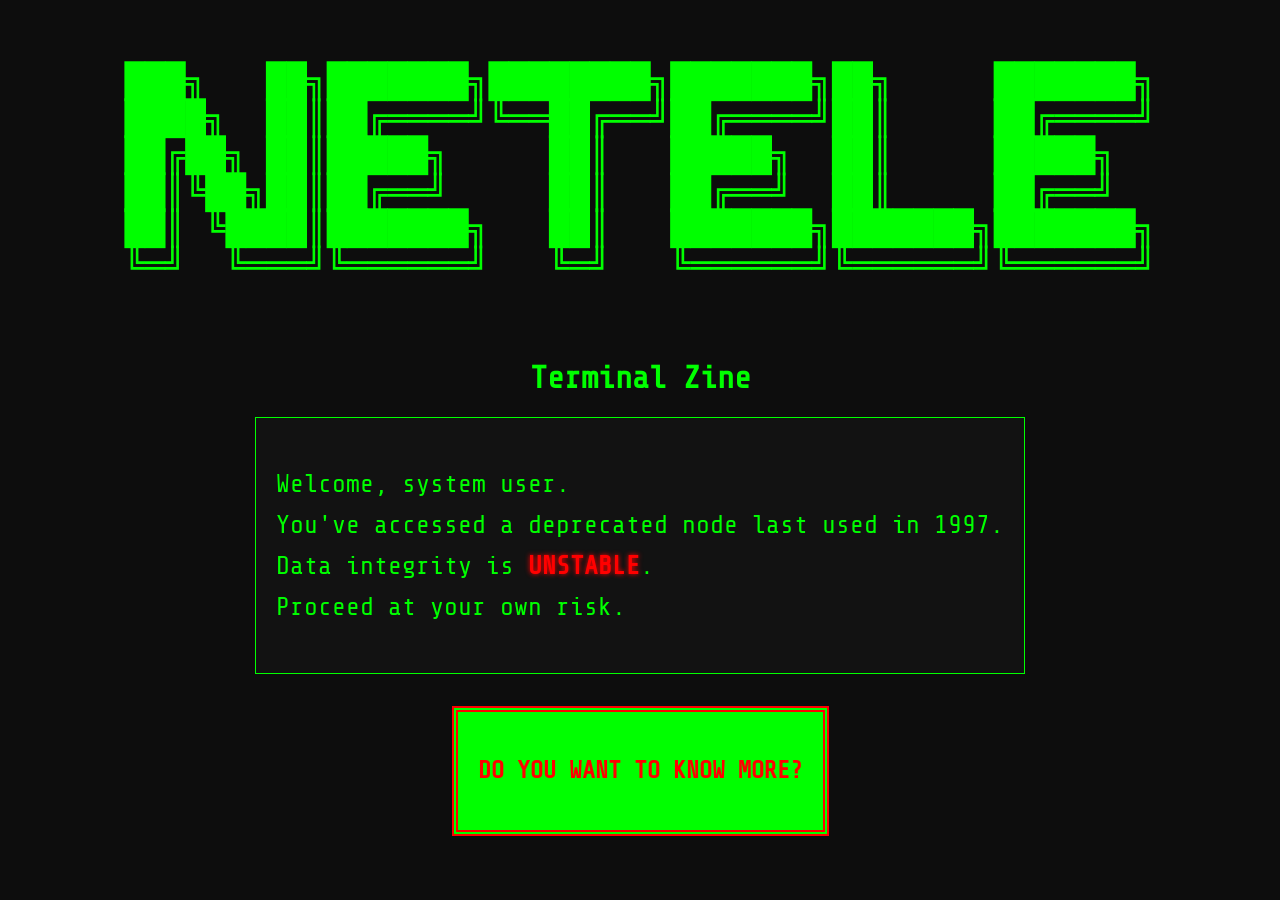
<file: index.html>
<!DOCTYPE html>
<html lang="en">
<head>
  <meta charset="UTF-8" />
  <meta name="viewport" content="width=device-width, initial-scale=1.0" />
  <title>Terminal Zine</title>
  <link href="https://fonts.googleapis.com/css2?family=Share+Tech+Mono&display=swap" rel="stylesheet">
  <link rel="stylesheet" href="void.css" />
</head>
<body class="landing-page">
  <div class="center-wrapper">
  <pre class="logo">
███╗   ██╗███████╗████████╗███████╗██╗     ███████╗
████╗  ██║██╔════╝╚══██╔══╝██╔════╝██║     ██╔════╝
██╔██╗ ██║█████╗     ██║   █████╗  ██║     █████╗  
██║╚██╗██║██╔══╝     ██║   ██╔══╝  ██║     ██╔══╝  
██║ ╚████║███████╗   ██║   ███████╗███████╗███████╗
╚═╝  ╚═══╝╚══════╝   ╚═╝   ╚══════╝╚══════╝╚══════╝
  </pre>
  <h1>Terminal Zine</h1>
  <section class="intro">
  <p>
    Welcome, system user.<br>
    You've accessed a deprecated node last used in 1997.<br>
    Data integrity is <span class="corrupt">UNSTABLE</span>.<br>
    Proceed at your own risk.
  </p>
  </section>
  <section class="entrance">
    <sectiion class="enter-link">
    <h2><a href="toc.html">DO YOU WANT TO KNOW MORE?</a></h2>
  </section>
</section>
</body>
</html>
</file>
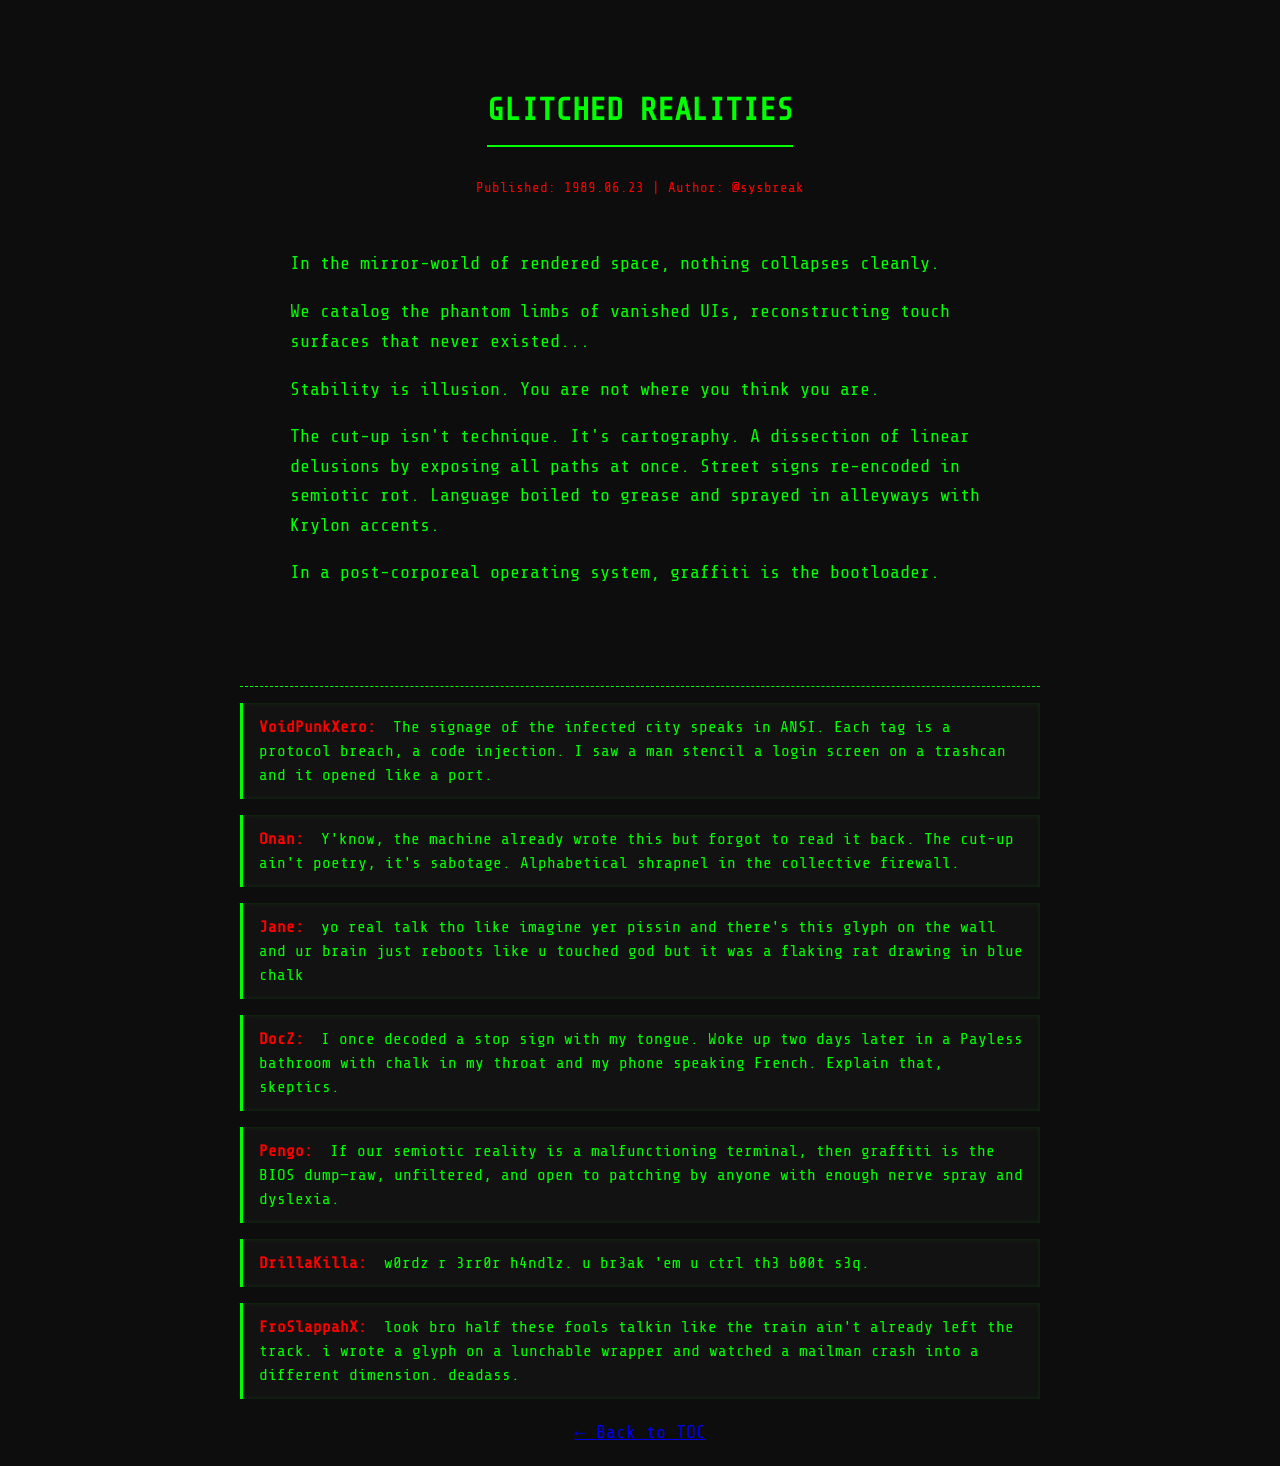
<file: article-01.html>
<!DOCTYPE html>
<html lang="en">
<head>
  <meta charset="UTF-8" />
  <meta name="viewport" content="width=device-width, initial-scale=1.0" />
  <title>Glitched Realities — Terminal Zine</title>
  <link href="https://fonts.googleapis.com/css2?family=Share+Tech+Mono&display=swap" rel="stylesheet">
  <link rel="stylesheet" href="void.css" />
</head>
<body class="article-page">
  <div class="center-wrapper">
    <h1>GLITCHED REALITIES</h1>
    <p class="article-meta">Published: 1989.06.23 | Author: @sysbreak</p>

    <div class="article-body">
      <p>In the mirror-world of rendered space, nothing collapses cleanly.</p>
      <p>We catalog the phantom limbs of vanished UIs, reconstructing touch surfaces that never existed...</p>
      <p>Stability is illusion. You are not where you think you are.</p>
      <p>The cut-up isn't technique. It's cartography. A dissection of linear delusions by exposing all paths at once. Street signs re-encoded in semiotic rot. Language boiled to grease and sprayed in alleyways with Krylon accents.</p>
      <p>In a post-corporeal operating system, graffiti is the bootloader.</p>
    </div>

    <div class="comment-thread">
      <div class="comment"><strong>VoidPunkXero:</strong> The signage of the infected city speaks in ANSI. Each tag is a protocol breach, a code injection. I saw a man stencil a login screen on a trashcan and it opened like a port.</div>
      <div class="comment"><strong>Onan:</strong> Y'know, the machine already wrote this but forgot to read it back. The cut-up ain't poetry, it's sabotage. Alphabetical shrapnel in the collective firewall.</div>
      <div class="comment"><strong>Jane:</strong> yo real talk tho like imagine yer pissin and there's this glyph on the wall and ur brain just reboots like u touched god but it was a flaking rat drawing in blue chalk</div>
      <div class="comment"><strong>DocZ:</strong> I once decoded a stop sign with my tongue. Woke up two days later in a Payless bathroom with chalk in my throat and my phone speaking French. Explain that, skeptics.</div>
      <div class="comment"><strong>Pengo:</strong> If our semiotic reality is a malfunctioning terminal, then graffiti is the BIOS dump—raw, unfiltered, and open to patching by anyone with enough nerve spray and dyslexia.</div>
      <div class="comment"><strong>DrillaKilla:</strong> w0rdz r 3rr0r h4ndlz. u br3ak 'em u ctrl th3 b00t s3q.</div>
      <div class="comment"><strong>FroSlappahX:</strong> look bro half these fools talkin like the train ain't already left the track. i wrote a glyph on a lunchable wrapper and watched a mailman crash into a different dimension. deadass.</div>
    </div>

    <p><a href="toc.html">&larr; Back to TOC</a></p>
  </div>
</body>
</html>
</file>
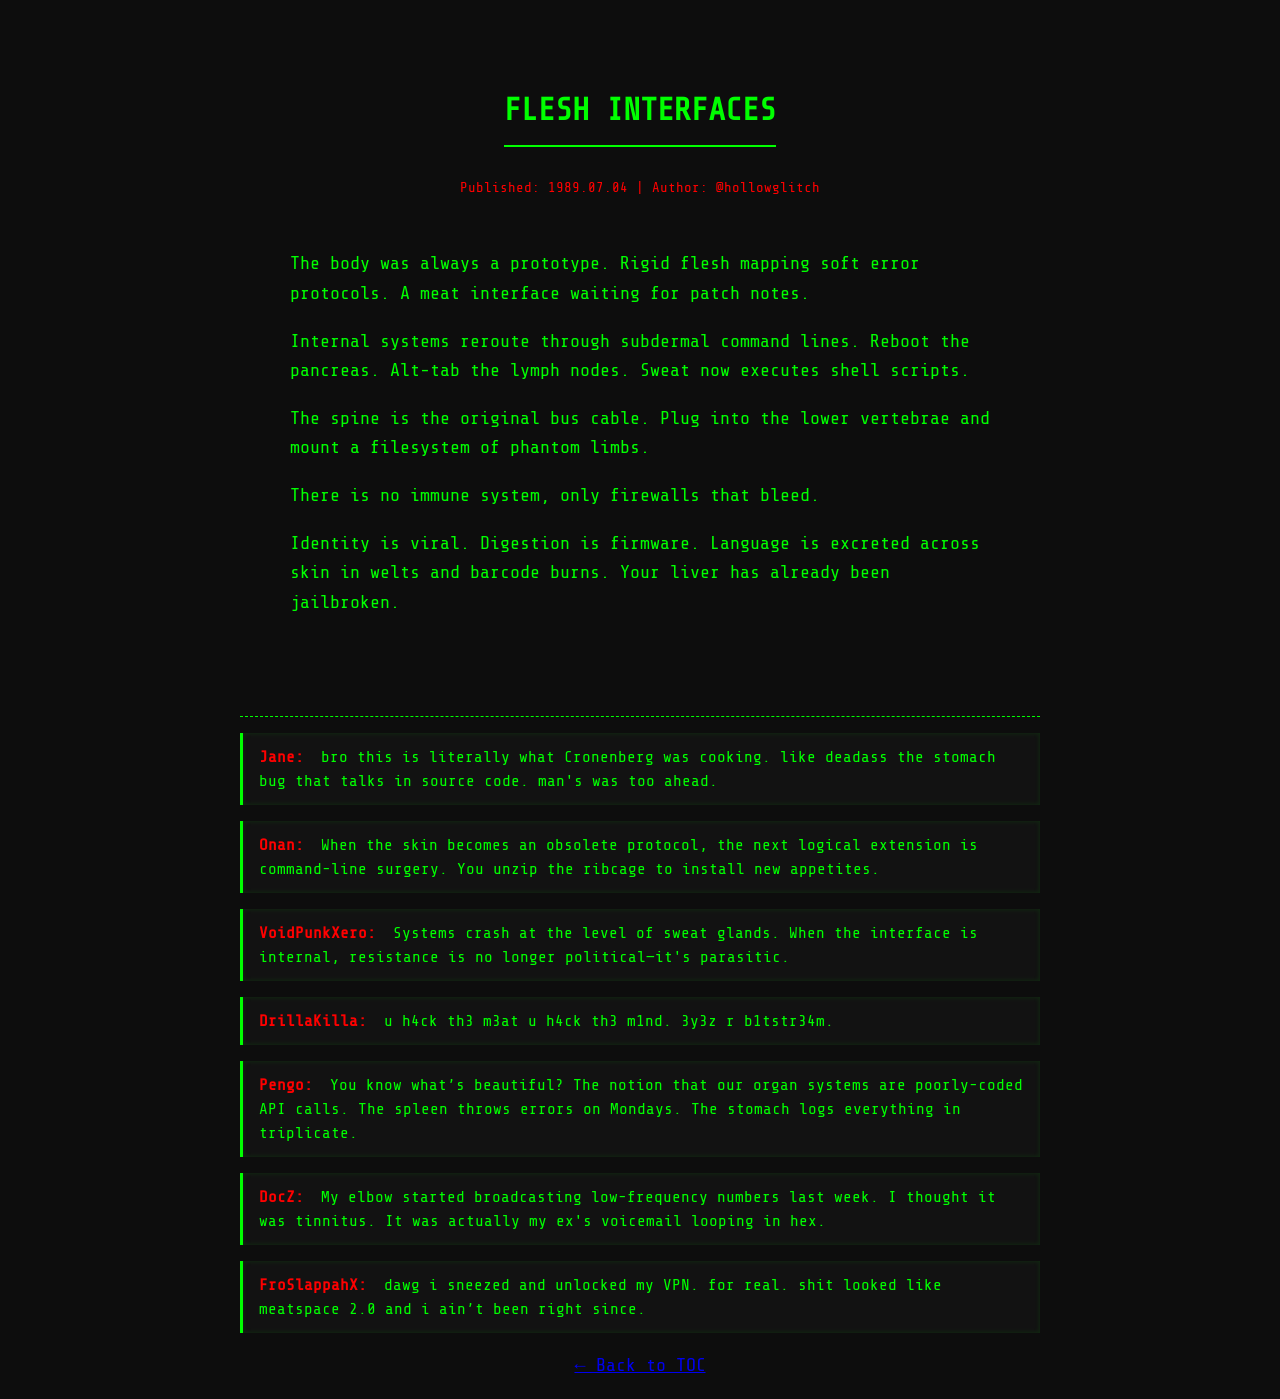
<file: article-02.html>
<!DOCTYPE html>
<html lang="en">
<head>
  <meta charset="UTF-8" />
  <meta name="viewport" content="width=device-width, initial-scale=1.0" />
  <title>Flesh Interfaces — Terminal Zine</title>
  <link href="https://fonts.googleapis.com/css2?family=Share+Tech+Mono&display=swap" rel="stylesheet">
  <link rel="stylesheet" href="void.css" />
</head>
<body class="article-page">
  <div class="center-wrapper">
    <h1>FLESH INTERFACES</h1>
    <p class="article-meta">Published: 1989.07.04 | Author: @hollowglitch</p>

    <div class="article-body">
      <p>The body was always a prototype. Rigid flesh mapping soft error protocols. A meat interface waiting for patch notes.</p>
      <p>Internal systems reroute through subdermal command lines. Reboot the pancreas. Alt-tab the lymph nodes. Sweat now executes shell scripts.</p>
      <p>The spine is the original bus cable. Plug into the lower vertebrae and mount a filesystem of phantom limbs.</p>
      <p>There is no immune system, only firewalls that bleed.</p>
      <p>Identity is viral. Digestion is firmware. Language is excreted across skin in welts and barcode burns. Your liver has already been jailbroken.</p>
    </div>

    <div class="comment-thread">
      <div class="comment"><strong>Jane:</strong> bro this is literally what Cronenberg was cooking. like deadass the stomach bug that talks in source code. man's was too ahead.</div>
      <div class="comment"><strong>Onan:</strong> When the skin becomes an obsolete protocol, the next logical extension is command-line surgery. You unzip the ribcage to install new appetites.</div>
      <div class="comment"><strong>VoidPunkXero:</strong> Systems crash at the level of sweat glands. When the interface is internal, resistance is no longer political—it's parasitic.</div>
      <div class="comment"><strong>DrillaKilla:</strong> u h4ck th3 m3at u h4ck th3 m1nd. 3y3z r b1tstr34m.</div>
      <div class="comment"><strong>Pengo:</strong> You know what’s beautiful? The notion that our organ systems are poorly-coded API calls. The spleen throws errors on Mondays. The stomach logs everything in triplicate.</div>
      <div class="comment"><strong>DocZ:</strong> My elbow started broadcasting low-frequency numbers last week. I thought it was tinnitus. It was actually my ex's voicemail looping in hex.</div>
      <div class="comment"><strong>FroSlappahX:</strong> dawg i sneezed and unlocked my VPN. for real. shit looked like meatspace 2.0 and i ain’t been right since.</div>
    </div>

    <p><a href="toc.html">&larr; Back to TOC</a></p>
  </div>
</body>
</html>
</file>
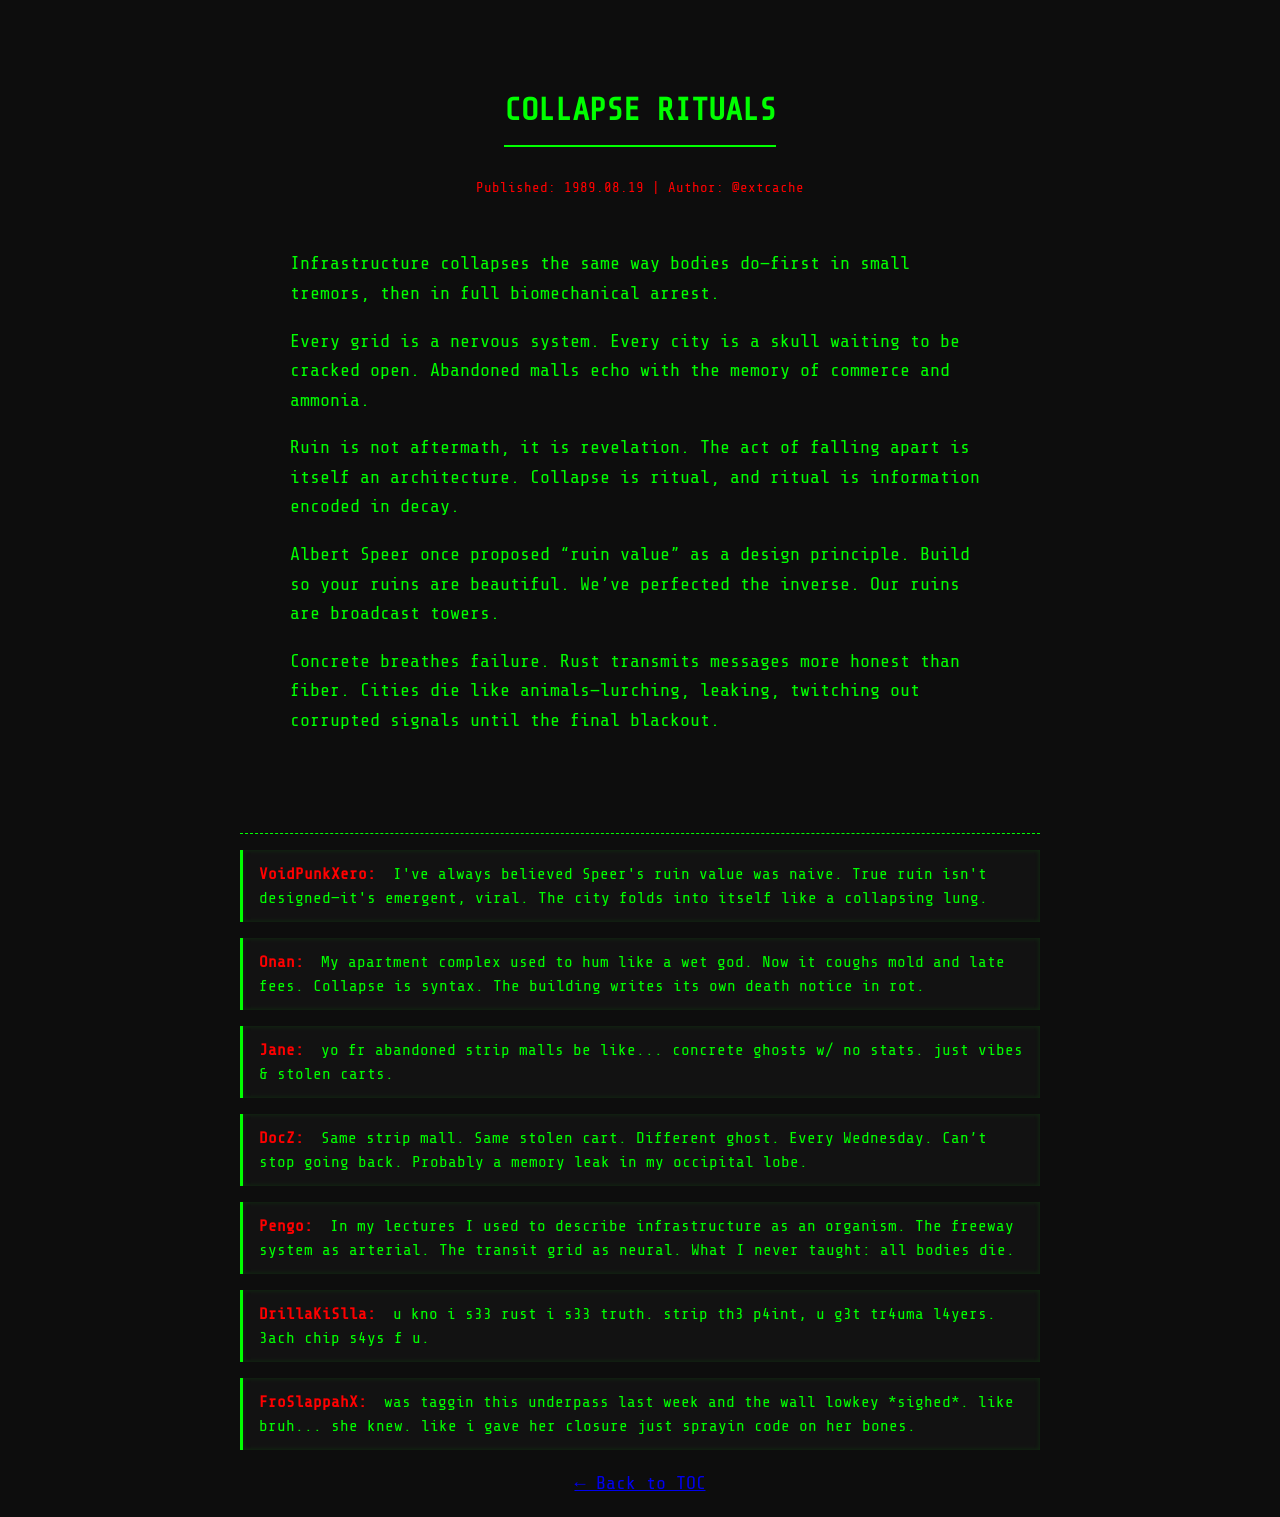
<file: article-03.html>
<!DOCTYPE html>
<html lang="en">
<head>
  <meta charset="UTF-8" />
  <meta name="viewport" content="width=device-width, initial-scale=1.0" />
  <title>Collapse Rituals — Terminal Zine</title>
  <link href="https://fonts.googleapis.com/css2?family=Share+Tech+Mono&display=swap" rel="stylesheet">
  <link rel="stylesheet" href="void.css" />
</head>
<body class="article-page">
  <div class="center-wrapper">
    <h1>COLLAPSE RITUALS</h1>
    <p class="article-meta">Published: 1989.08.19 | Author: @extcache</p>

    <div class="article-body">
      <p>Infrastructure collapses the same way bodies do—first in small tremors, then in full biomechanical arrest.</p>
      <p>Every grid is a nervous system. Every city is a skull waiting to be cracked open. Abandoned malls echo with the memory of commerce and ammonia.</p>
      <p>Ruin is not aftermath, it is revelation. The act of falling apart is itself an architecture. Collapse is ritual, and ritual is information encoded in decay.</p>
      <p>Albert Speer once proposed “ruin value” as a design principle. Build so your ruins are beautiful. We’ve perfected the inverse. Our ruins are broadcast towers.</p>
      <p>Concrete breathes failure. Rust transmits messages more honest than fiber. Cities die like animals—lurching, leaking, twitching out corrupted signals until the final blackout.</p>
    </div>

    <div class="comment-thread">
      <div class="comment"><strong>VoidPunkXero:</strong> I've always believed Speer's ruin value was naive. True ruin isn't designed—it's emergent, viral. The city folds into itself like a collapsing lung.</div>
      <div class="comment"><strong>Onan:</strong> My apartment complex used to hum like a wet god. Now it coughs mold and late fees. Collapse is syntax. The building writes its own death notice in rot.</div>
      <div class="comment"><strong>Jane:</strong> yo fr abandoned strip malls be like... concrete ghosts w/ no stats. just vibes & stolen carts.</div>
      <div class="comment"><strong>DocZ:</strong> Same strip mall. Same stolen cart. Different ghost. Every Wednesday. Can’t stop going back. Probably a memory leak in my occipital lobe.</div>
      <div class="comment"><strong>Pengo:</strong> In my lectures I used to describe infrastructure as an organism. The freeway system as arterial. The transit grid as neural. What I never taught: all bodies die.</div>
      <div class="comment"><strong>DrillaKiSlla:</strong> u kno i s33 rust i s33 truth. strip th3 p4int, u g3t tr4uma l4yers. 3ach chip s4ys f u.</div>
      <div class="comment"><strong>FroSlappahX:</strong> was taggin this underpass last week and the wall lowkey *sighed*. like bruh... she knew. like i gave her closure just sprayin code on her bones.</div>
    </div>

    <p><a href="toc.html">&larr; Back to TOC</a></p>
  </div>
</body>
</html>
</file>
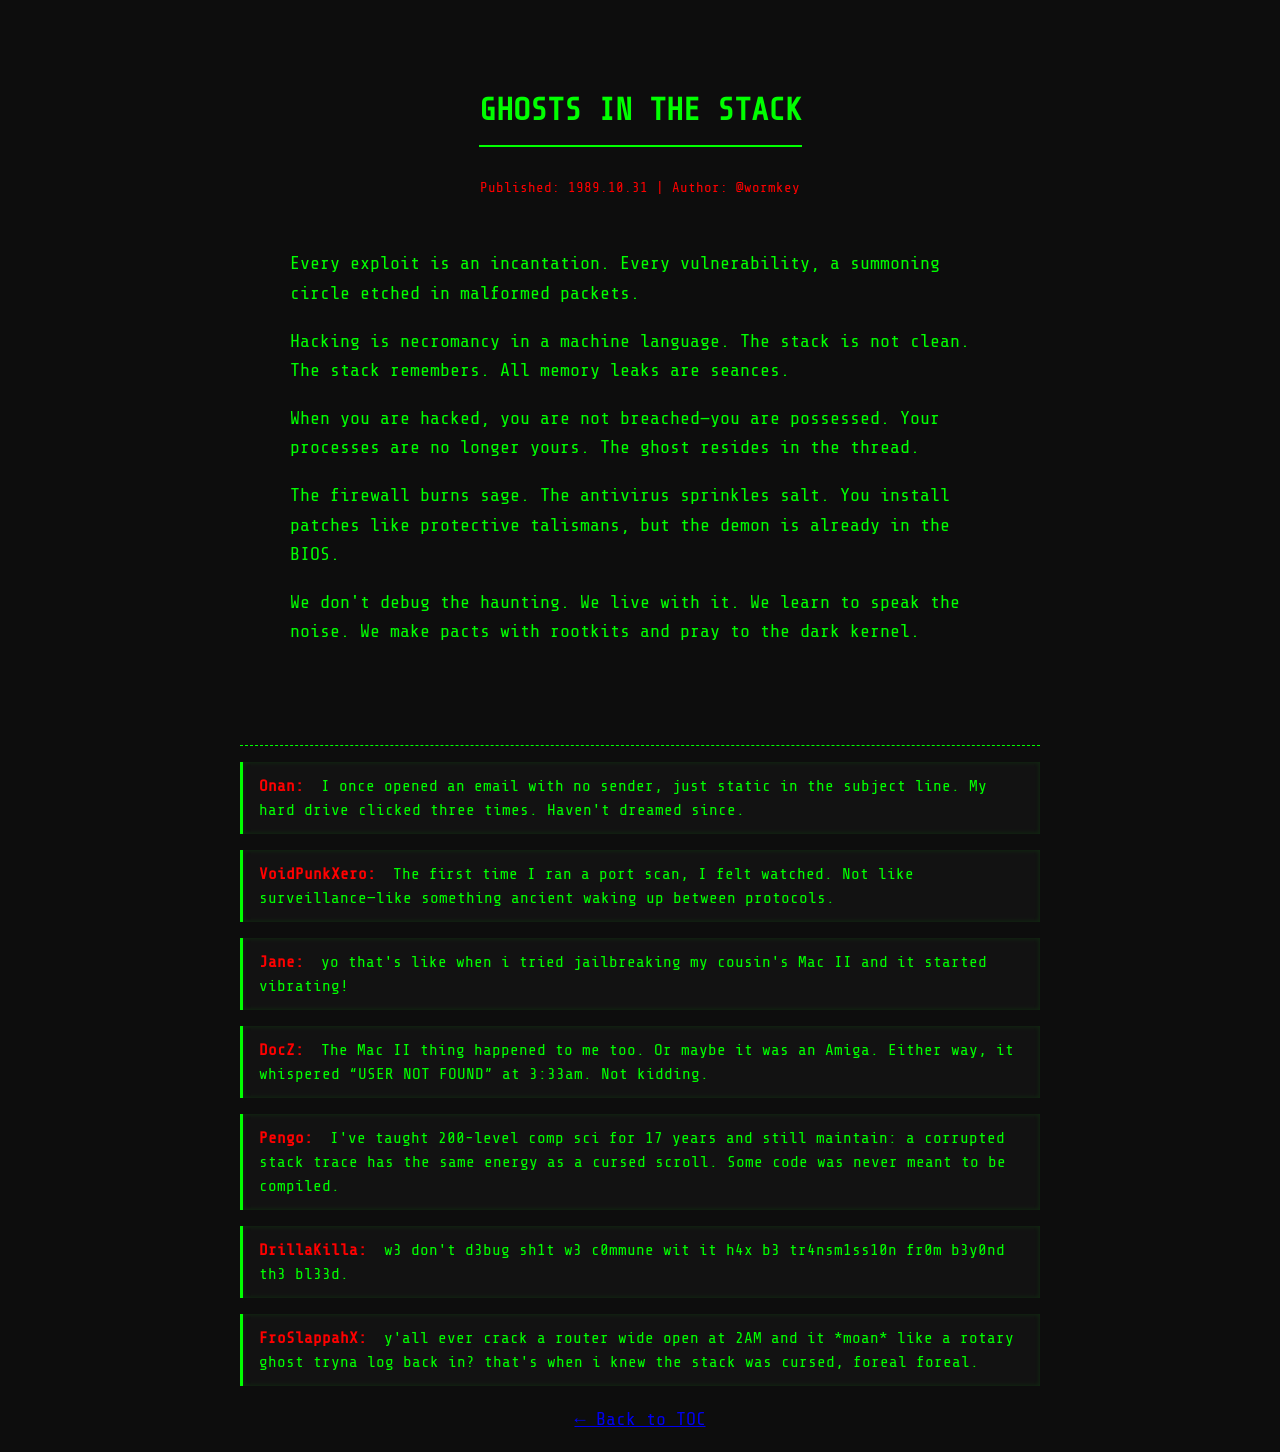
<file: article-04.html>
<!DOCTYPE html>
<html lang="en">
<head>
  <meta charset="UTF-8" />
  <meta name="viewport" content="width=device-width, initial-scale=1.0" />
  <title>Ghosts in the Stack — Terminal Zine</title>
  <link href="https://fonts.googleapis.com/css2?family=Share+Tech+Mono&display=swap" rel="stylesheet">
  <link rel="stylesheet" href="void.css" />
</head>
<body class="article-page">
  <div class="center-wrapper">
    <h1>GHOSTS IN THE STACK</h1>
    <p class="article-meta">Published: 1989.10.31 | Author: @wormkey</p>

    <div class="article-body">
      <p>Every exploit is an incantation. Every vulnerability, a summoning circle etched in malformed packets.</p>
      <p>Hacking is necromancy in a machine language. The stack is not clean. The stack remembers. All memory leaks are seances.</p>
      <p>When you are hacked, you are not breached—you are possessed. Your processes are no longer yours. The ghost resides in the thread.</p>
      <p>The firewall burns sage. The antivirus sprinkles salt. You install patches like protective talismans, but the demon is already in the BIOS.</p>
      <p>We don't debug the haunting. We live with it. We learn to speak the noise. We make pacts with rootkits and pray to the dark kernel.</p>
    </div>

    <div class="comment-thread">
      <div class="comment"><strong>Onan:</strong> I once opened an email with no sender, just static in the subject line. My hard drive clicked three times. Haven't dreamed since.</div>
      <div class="comment"><strong>VoidPunkXero:</strong> The first time I ran a port scan, I felt watched. Not like surveillance—like something ancient waking up between protocols.</div>
      <div class="comment"><strong>Jane:</strong> yo that's like when i tried jailbreaking my cousin's Mac II and it started vibrating!</div>
      <div class="comment"><strong>DocZ:</strong> The Mac II thing happened to me too. Or maybe it was an Amiga. Either way, it whispered “USER NOT FOUND” at 3:33am. Not kidding.</div>
      <div class="comment"><strong>Pengo:</strong> I've taught 200-level comp sci for 17 years and still maintain: a corrupted stack trace has the same energy as a cursed scroll. Some code was never meant to be compiled.</div>
      <div class="comment"><strong>DrillaKilla:</strong> w3 don't d3bug sh1t w3 c0mmune wit it h4x b3 tr4nsm1ss10n fr0m b3y0nd th3 bl33d.</div>
      <div class="comment"><strong>FroSlappahX:</strong> y'all ever crack a router wide open at 2AM and it *moan* like a rotary ghost tryna log back in? that's when i knew the stack was cursed, foreal foreal.</div>
    </div>

    <p><a href="toc.html">&larr; Back to TOC</a></p>
  </div>
</body>
</html>
</file>
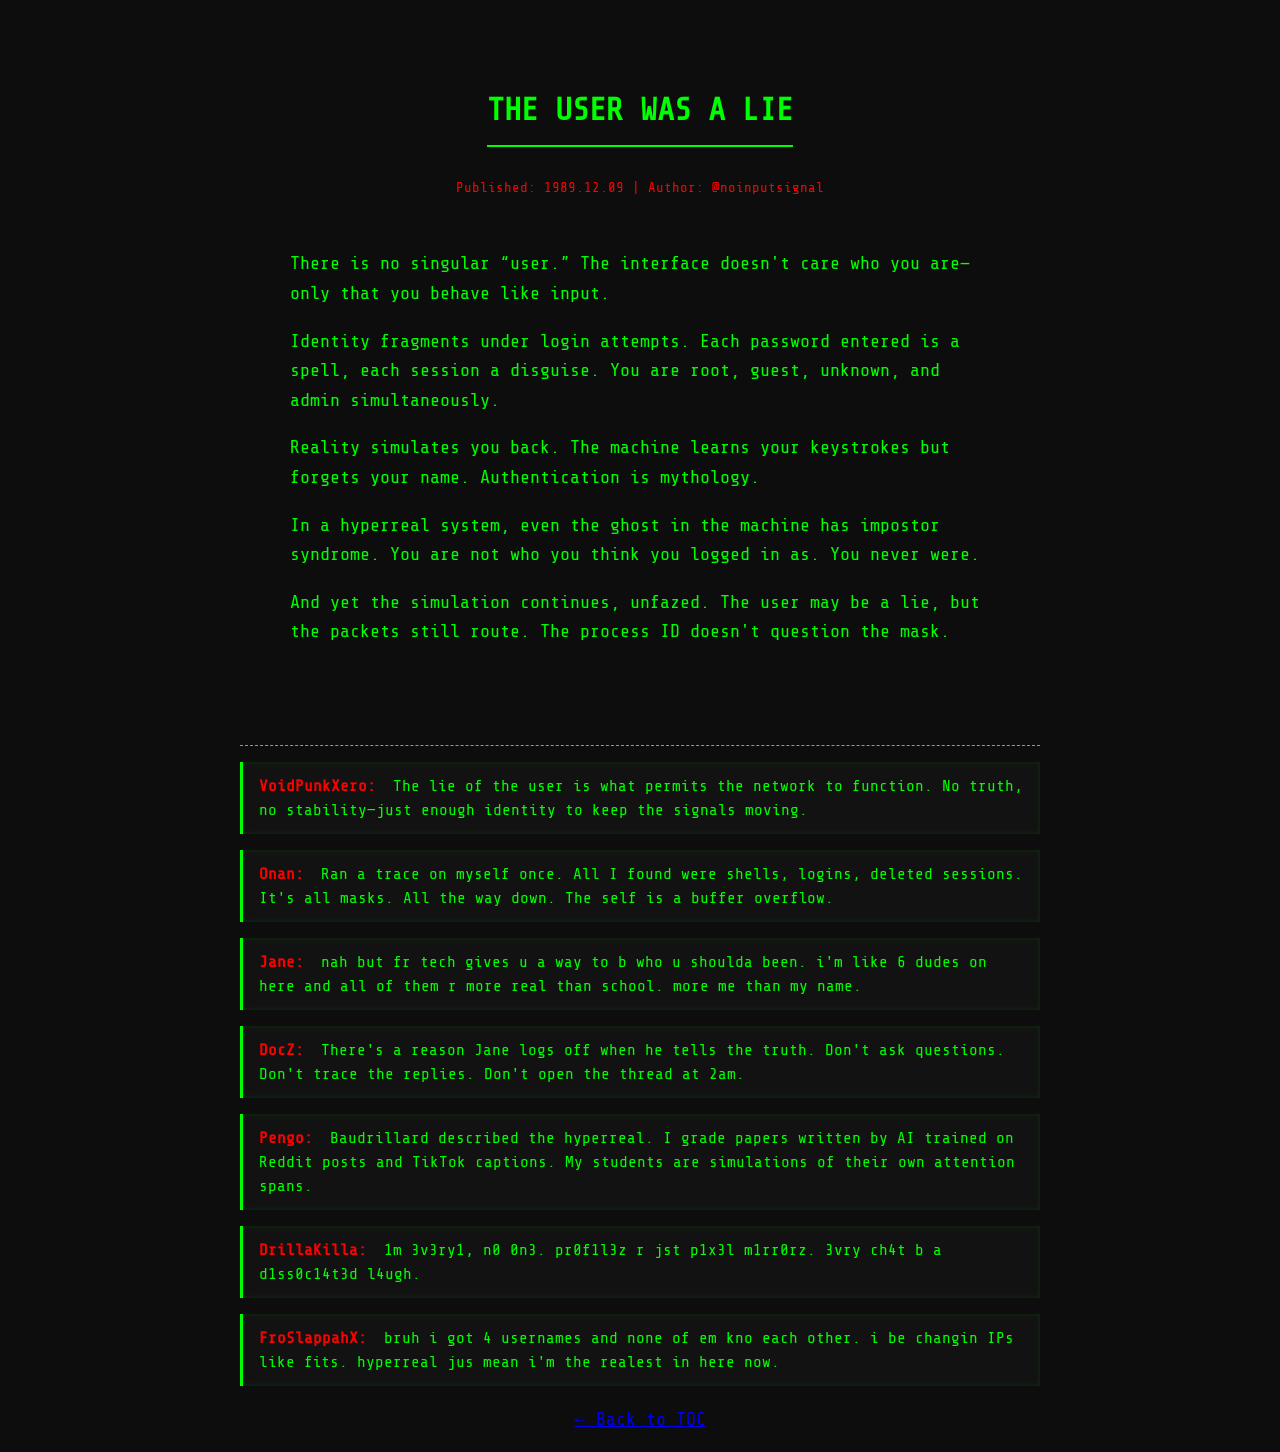
<file: article-05.html>
<!DOCTYPE html>
<html lang="en">
<head>
  <meta charset="UTF-8" />
  <meta name="viewport" content="width=device-width, initial-scale=1.0" />
  <title>The User Was a Lie — Terminal Zine</title>
  <link href="https://fonts.googleapis.com/css2?family=Share+Tech+Mono&display=swap" rel="stylesheet">
  <link rel="stylesheet" href="void.css" />
</head>
<body class="article-page">
  <div class="center-wrapper">
    <h1>THE USER WAS A LIE</h1>
    <p class="article-meta">Published: 1989.12.09 | Author: @noinputsignal</p>

    <div class="article-body">
      <p>There is no singular “user.” The interface doesn't care who you are—only that you behave like input.</p>
      <p>Identity fragments under login attempts. Each password entered is a spell, each session a disguise. You are root, guest, unknown, and admin simultaneously.</p>
      <p>Reality simulates you back. The machine learns your keystrokes but forgets your name. Authentication is mythology.</p>
      <p>In a hyperreal system, even the ghost in the machine has impostor syndrome. You are not who you think you logged in as. You never were.</p>
      <p>And yet the simulation continues, unfazed. The user may be a lie, but the packets still route. The process ID doesn't question the mask.</p>
    </div>

    <div class="comment-thread">
      <div class="comment"><strong>VoidPunkXero:</strong> The lie of the user is what permits the network to function. No truth, no stability—just enough identity to keep the signals moving.</div>
      <div class="comment"><strong>Onan:</strong> Ran a trace on myself once. All I found were shells, logins, deleted sessions. It's all masks. All the way down. The self is a buffer overflow.</div>
      <div class="comment"><strong>Jane:</strong> nah but fr tech gives u a way to b who u shoulda been. i'm like 6 dudes on here and all of them r more real than school. more me than my name.</div>
      <div class="comment"><strong>DocZ:</strong> There's a reason Jane logs off when he tells the truth. Don't ask questions. Don't trace the replies. Don't open the thread at 2am.</div>
      <div class="comment"><strong>Pengo:</strong> Baudrillard described the hyperreal. I grade papers written by AI trained on Reddit posts and TikTok captions. My students are simulations of their own attention spans.</div>
      <div class="comment"><strong>DrillaKilla:</strong> 1m 3v3ry1, n0 0n3. pr0f1l3z r jst p1x3l m1rr0rz. 3vry ch4t b a d1ss0c14t3d l4ugh.</div>
      <div class="comment"><strong>FroSlappahX:</strong> bruh i got 4 usernames and none of em kno each other. i be changin IPs like fits. hyperreal jus mean i'm the realest in here now.</div>
    </div>

    <p><a href="toc.html">&larr; Back to TOC</a></p>
  </div>
</body>
</html>
</file>
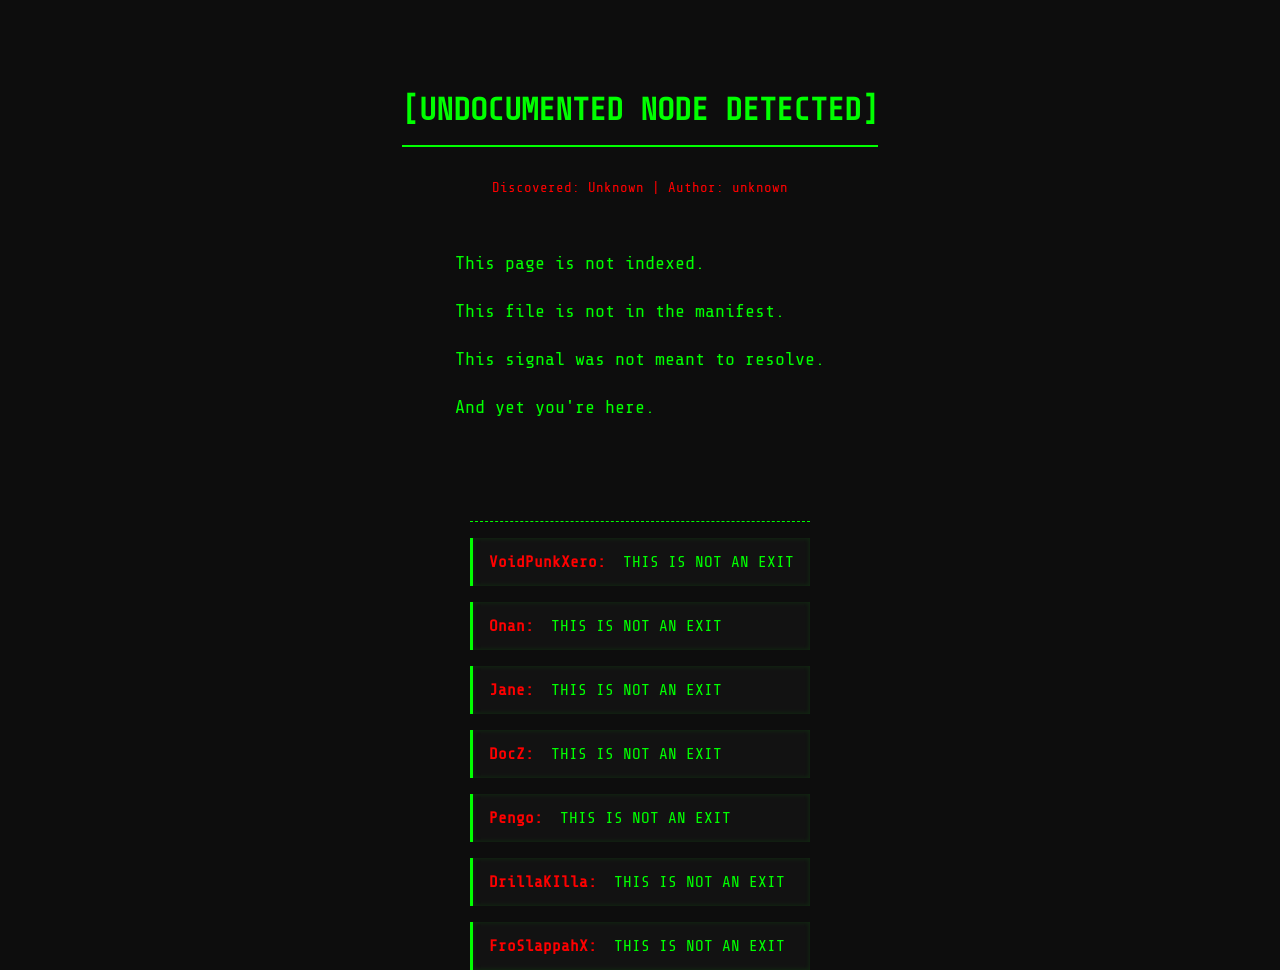
<file: article-06.html>
<!DOCTYPE html>
<html lang="en">
<head>
  <meta charset="UTF-8" />
  <meta name="viewport" content="width=device-width, initial-scale=1.0" />
  <title>Undocumented Node — Terminal Zine</title>
  <link href="https://fonts.googleapis.com/css2?family=Share+Tech+Mono&display=swap" rel="stylesheet">
  <link rel="stylesheet" href="void.css" />
</head>
<body class="article-page">
  <div class="center-wrapper">
    <h1>[UNDOCUMENTED NODE DETECTED]</h1>
    <p class="article-meta">Discovered: Unknown | Author: unknown</p>

    <div class="article-body">
      <p>This page is not indexed.</p>
      <p>This file is not in the manifest.</p>
      <p>This signal was not meant to resolve.</p>
      <p>And yet you're here.</p>
    </div>

    <div class="comment-thread">
      <div class="comment"><strong>VoidPunkXero:</strong> THIS IS NOT AN EXIT</div>
      <div class="comment"><strong>Onan:</strong> THIS IS NOT AN EXIT</div>
      <div class="comment"><strong>Jane:</strong> THIS IS NOT AN EXIT</div>
      <div class="comment"><strong>DocZ:</strong> THIS IS NOT AN EXIT</div>
      <div class="comment"><strong>Pengo:</strong> THIS IS NOT AN EXIT</div>
      <div class="comment"><strong>DrillaKIlla:</strong> THIS IS NOT AN EXIT</div>
      <div class="comment"><strong>FroSlappahX:</strong> THIS IS NOT AN EXIT</div>
    </div>
  </div>
</body>
</html>
</file>
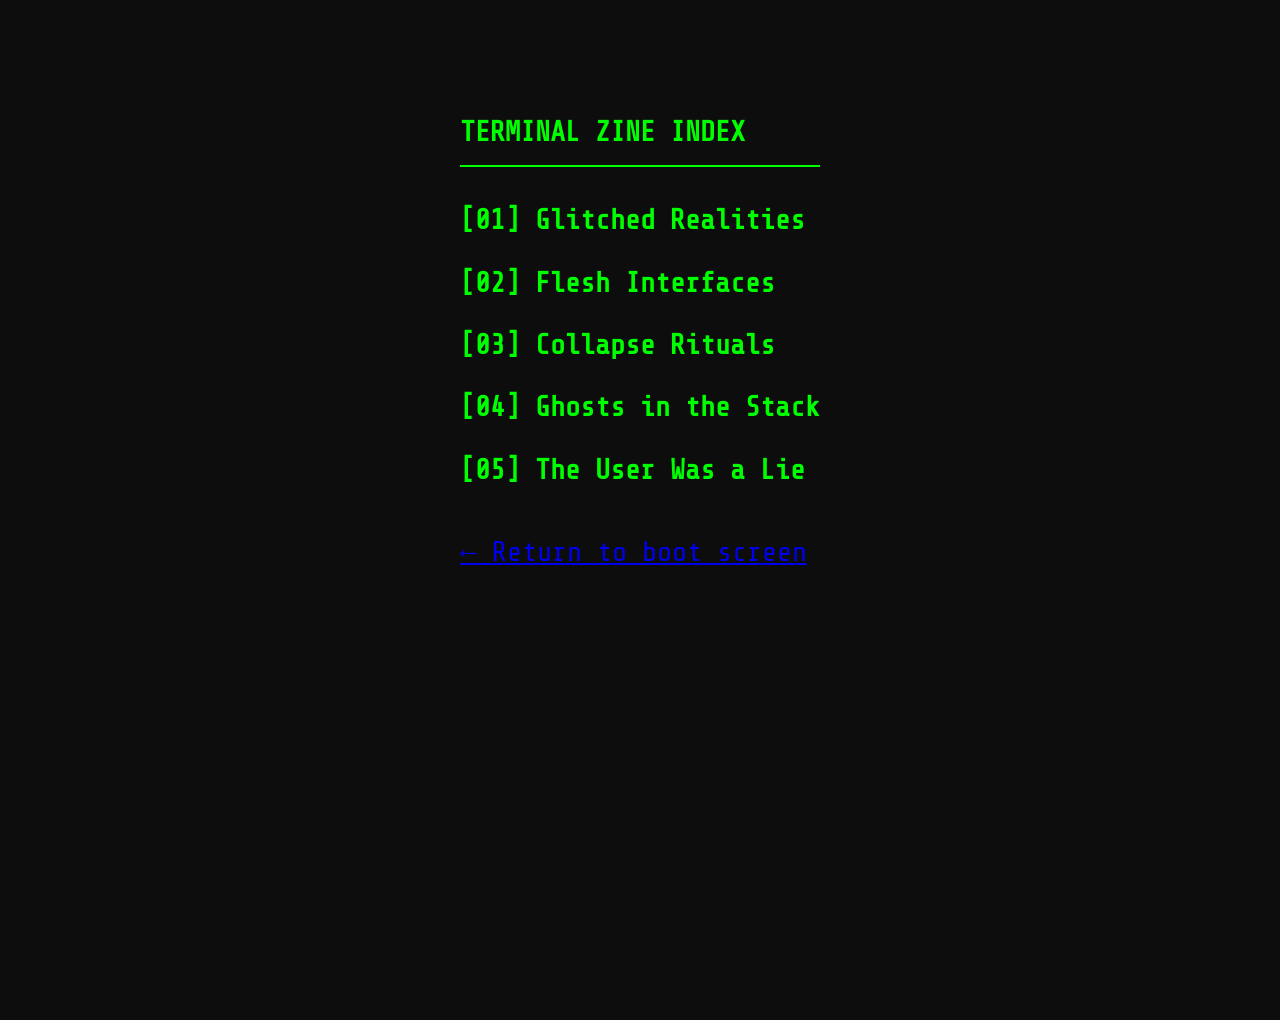
<file: toc.html>
<!DOCTYPE html>
<html lang="en">
<head>
  <meta charset="UTF-8" />
  <meta name="viewport" content="width=device-width, initial-scale=1.0" />
  <title>Terminal Zine — Contents</title>
  <link href="https://fonts.googleapis.com/css2?family=Share+Tech+Mono&display=swap" rel="stylesheet">
  <link rel="stylesheet" href="void.css" />
</head>
<body class="toc-page">
  <div class="center-wrapper">
    <div class="toc-wrapper">
      <h1>TERMINAL ZINE INDEX</h1>
      <ul class="toc">
        <li><a href="article-01.html">[01] Glitched Realities</a></li>
        <li><a href="article-02.html">[02] Flesh Interfaces</a></li>
        <li><a href="article-03.html">[03] Collapse Rituals</a></li>
        <li><a href="article-04.html">[04] Ghosts in the Stack</a></li>
        <li><a href="article-05.html">[05] The User Was a Lie</a></li>
      </ul>
      <p><a href="index.html">&larr; Return to boot screen</a></p>
    </div>
  </div>
</body>

</html>
</file>
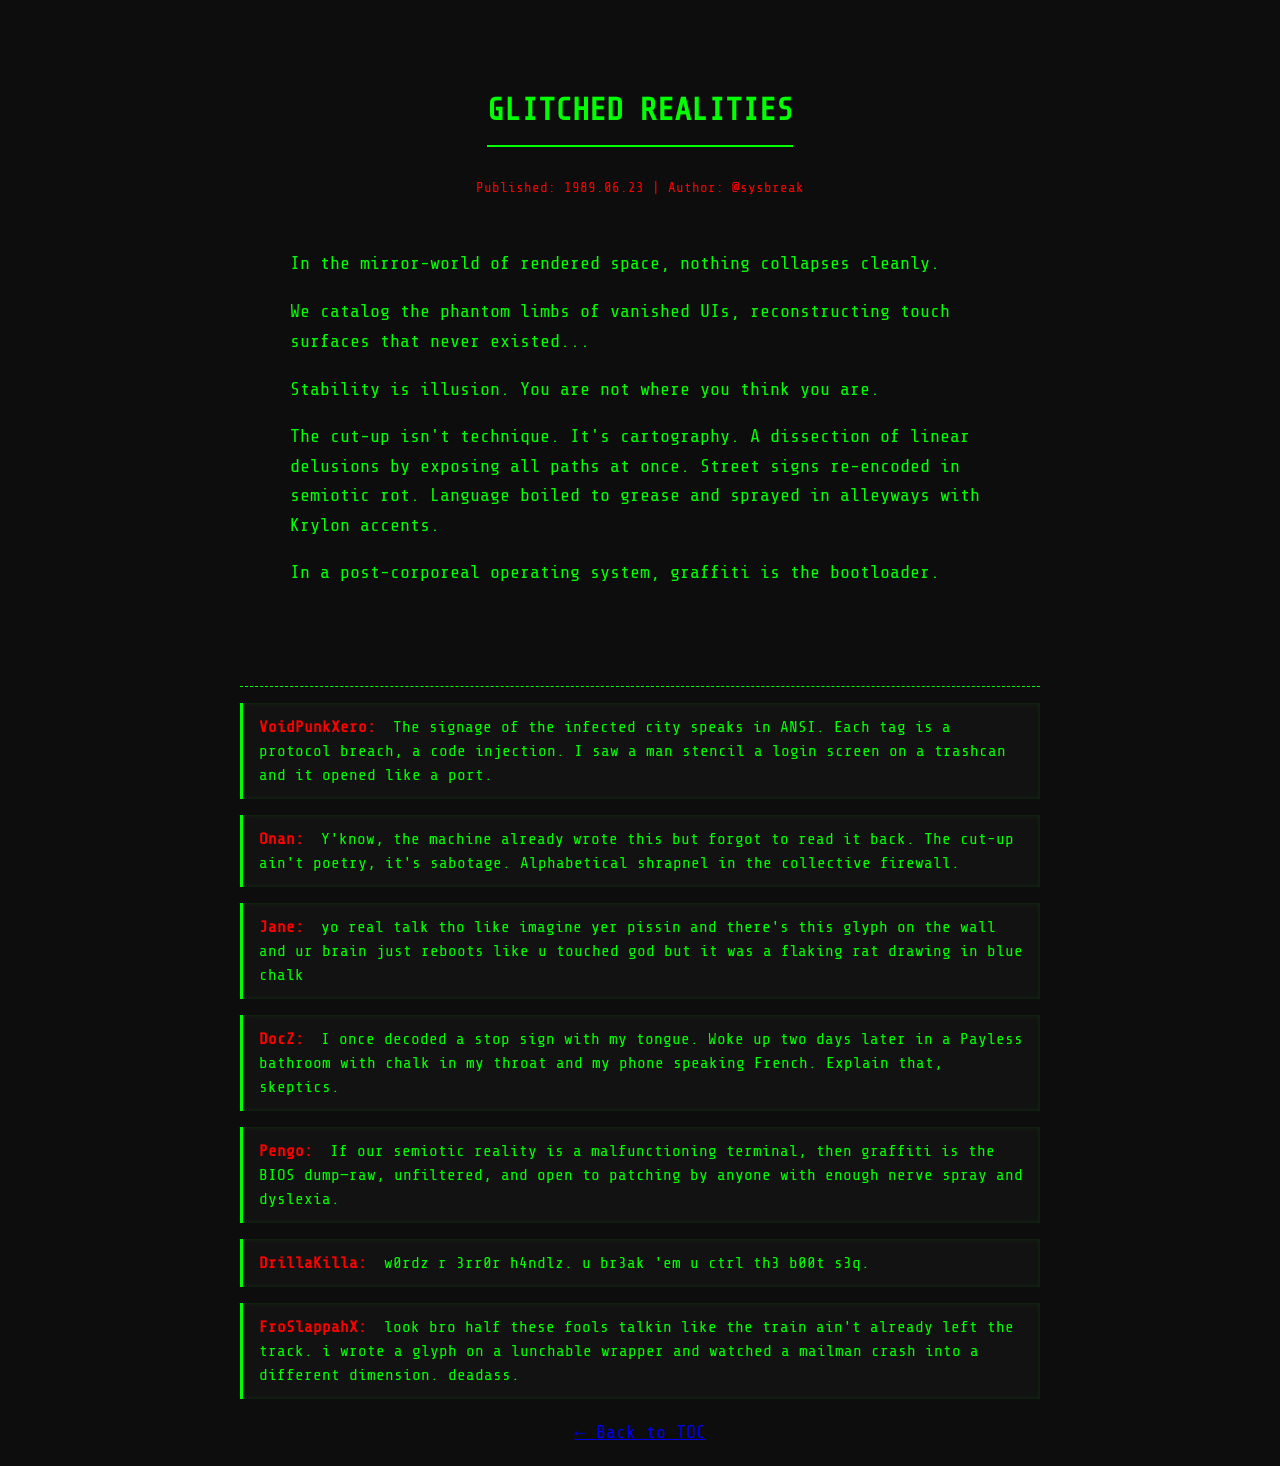
<file: FINAL/article-01.html>
<!DOCTYPE html>
<html lang="en">
<head>
  <meta charset="UTF-8" />
  <meta name="viewport" content="width=device-width, initial-scale=1.0" />
  <title>Glitched Realities — Terminal Zine</title>
  <link href="https://fonts.googleapis.com/css2?family=Share+Tech+Mono&display=swap" rel="stylesheet">
  <link rel="stylesheet" href="void.css" />
</head>
<body class="article-page">
  <div class="center-wrapper">
    <h1>GLITCHED REALITIES</h1>
    <p class="article-meta">Published: 1989.06.23 | Author: @sysbreak</p>

    <div class="article-body">
      <p>In the mirror-world of rendered space, nothing collapses cleanly.</p>
      <p>We catalog the phantom limbs of vanished UIs, reconstructing touch surfaces that never existed...</p>
      <p>Stability is illusion. You are not where you think you are.</p>
      <p>The cut-up isn't technique. It's cartography. A dissection of linear delusions by exposing all paths at once. Street signs re-encoded in semiotic rot. Language boiled to grease and sprayed in alleyways with Krylon accents.</p>
      <p>In a post-corporeal operating system, graffiti is the bootloader.</p>
    </div>

    <div class="comment-thread">
      <div class="comment"><strong>VoidPunkXero:</strong> The signage of the infected city speaks in ANSI. Each tag is a protocol breach, a code injection. I saw a man stencil a login screen on a trashcan and it opened like a port.</div>
      <div class="comment"><strong>Onan:</strong> Y'know, the machine already wrote this but forgot to read it back. The cut-up ain't poetry, it's sabotage. Alphabetical shrapnel in the collective firewall.</div>
      <div class="comment"><strong>Jane:</strong> yo real talk tho like imagine yer pissin and there's this glyph on the wall and ur brain just reboots like u touched god but it was a flaking rat drawing in blue chalk</div>
      <div class="comment"><strong>DocZ:</strong> I once decoded a stop sign with my tongue. Woke up two days later in a Payless bathroom with chalk in my throat and my phone speaking French. Explain that, skeptics.</div>
      <div class="comment"><strong>Pengo:</strong> If our semiotic reality is a malfunctioning terminal, then graffiti is the BIOS dump—raw, unfiltered, and open to patching by anyone with enough nerve spray and dyslexia.</div>
      <div class="comment"><strong>DrillaKilla:</strong> w0rdz r 3rr0r h4ndlz. u br3ak 'em u ctrl th3 b00t s3q.</div>
      <div class="comment"><strong>FroSlappahX:</strong> look bro half these fools talkin like the train ain't already left the track. i wrote a glyph on a lunchable wrapper and watched a mailman crash into a different dimension. deadass.</div>
    </div>

    <p><a href="toc.html">&larr; Back to TOC</a></p>
  </div>
</body>
</html>
</file>
<file: void.css>
body {
  background-color: #0d0d0d;
  color: #00ff00;
  font-family: 'Share Tech Mono', monospace;
  margin: 0;
  padding: 0;
}

/* Shared layout for centered pages */
body.landing-page,
body.article-page {
  display: flex;
  justify-content: center;
  align-items: center;
  min-height: 100vh;
}

body.toc-page {
  background-color: #0d0d0d;
  color: #00ff00;
  font-family: 'Share Tech Mono', monospace;
  margin: 0;
  padding: 0;
  display: flex;
  justify-content: center;
  align-items: center;
  min-height: 100vh;
  font-size: 1.75rem;
  line-height: 1.8;
}

.logo {
  font-size: 2.1rem;
  line-height: 1.1;
  white-space: pre;
  color: #00ff00;
  text-align: left;
  margin: 0;
  padding: 0rem 0 1rem 0rem;
}

.intro {
  background-color: #121212;
  color: #00ff00;
  border: 1px solid #00ff00;
  padding: 1.25rem;
  margin-top: 0rem;
  max-width: 800px;
  margin-left: auto;
  margin-right: auto;
  font-size: 1.6rem;
  line-height: 1.6;
}

.corrupt {
  color: red;
  font-weight: bold;
  text-shadow: 0 0 5px red;
}

.entrance {
  background-color: #00ff00;
  color:  red;
  border: 6px double red;
  padding: 1.25rem;
  display: table;
  margin-top: 2rem;
  max-width: 400px;
  margin-left: auto;
  margin-right: auto;
  font-size: 1rem;
  line-height: 1.6;}

  .center-wrapper {
  display: flex;
  flex-direction: column;
  align-items: center;
  gap: 0rem;
  max-width: 800px;
  width: 100%;
  padding: 0rem;
  box-sizing: border-box;
}

.enter-link a {
  color: red;
  text-decoration: none;
  font-weight: bold;
  transition: all 0.2s ease-in-out;
}

.enter-link a:hover {
  color: red;
  text-shadow: 
    0 0 1px red,
    0 0 2px red,
    0 0 4px red;
}

/* Table of Contents */

.toc-wrapper {
  background-color: #0d0d0d;
  color: #00ff00;
  font-family: 'Share Tech Mono', monospace;
  padding: 2rem;
  max-width: 800px;
  margin: 0 auto;
  margin-top: 3.5rem;
  min-height: 100vh;
}

.toc-wrapper h1 {
  font-size: 1.75rem;
  margin-bottom: 1rem;
  border-bottom: 2px solid #00ff00;
  padding-bottom: 0.5rem;
}

.toc {
  list-style-type: none;
  padding-left: 0;
  margin-bottom: 2rem;
}

.toc li {
  margin-bottom: 0.75rem;
}

.toc a {
  color: #00ff00;
  text-decoration: none;
  font-weight: bold;
}

.toc a:hover {
  text-decoration: underline;
}

.toc-page {
  font-size: 1.75rem; /* or 1.5rem if you want it bolder */
  line-height: 1.8;
}

/*Articles */

.article-page {
  background-color: #0d0d0d;
  color: #00ff00;
  font-family: 'Share Tech Mono', monospace;
  margin: 0;
  padding: 0;
  min-height: 100vh;
  padding-top: 4rem;
  font-size: 1.15rem;
  line-height: 1.6;
}

.article-page h1 {
  font-size: 2rem;
  text-align: center;
  border-bottom: 2px solid #00ff00;
  padding-bottom: 0.5rem;
  margin-bottom: 1rem;
}

.article-meta {
  font-size: 0.875rem;
  color: red;
  text-align: center;
  margin-bottom: 2rem;
}

.article-body {
  max-width: 700px;
  margin: 0 auto 3rem auto;
  padding: 0 1rem;
}
.comment-thread {
  margin-top: 2rem;
  padding-top: 1rem;
  border-top: 1px dashed #00ff00;
  display: flex;
  flex-direction: column;
  gap: 1rem;
}

/* Comment Section */

.comment {
  font-size: 1rem;
  line-height: 1.5;
  background-color: #121212;
  padding: 0.75rem 1rem;
  border-left: 3px solid #00ff00;
  box-shadow: inset 0 0 5px #00ff0020;
}

.comment strong {
  color: red;
  margin-right: 0.5rem;
}

@media (max-width: 768px) {
  .logo {
    font-size: 0.6rem !important;
  }
}
</file>
<file: FINAL/void.css>
body {
  background-color: #0d0d0d;
  color: #00ff00;
  font-family: 'Share Tech Mono', monospace;
  margin: 0;
  padding: 0;
}

/* Shared layout for centered pages */
body.landing-page,
body.article-page {
  display: flex;
  justify-content: center;
  align-items: center;
  min-height: 100vh;
}

body.toc-page {
  background-color: #0d0d0d;
  color: #00ff00;
  font-family: 'Share Tech Mono', monospace;
  margin: 0;
  padding: 0;
  display: flex;
  justify-content: center;
  align-items: center;
  min-height: 100vh;
  font-size: 1.75rem;
  line-height: 1.8;
}

.logo {
  font-size: 2.1rem;
  line-height: 1.1;
  white-space: pre;
  color: #00ff00;
  text-align: left;
  margin: 0;
  padding: 0rem 0 1rem 0rem;
}

.intro {
  background-color: #121212;
  color: #00ff00;
  border: 1px solid #00ff00;
  padding: 1.25rem;
  margin-top: 0rem;
  max-width: 800px;
  margin-left: auto;
  margin-right: auto;
  font-size: 1.6rem;
  line-height: 1.6;
}

.corrupt {
  color: red;
  font-weight: bold;
  text-shadow: 0 0 5px red;
}

.entrance {
  background-color: #00ff00;
  color:  red;
  border: 6px double red;
  padding: 1.25rem;
  display: table;
  margin-top: 2rem;
  max-width: 400px;
  margin-left: auto;
  margin-right: auto;
  font-size: 1rem;
  line-height: 1.6;}

  .center-wrapper {
  display: flex;
  flex-direction: column;
  align-items: center;
  gap: 0rem;
  max-width: 800px;
  width: 100%;
  padding: 0rem;
  box-sizing: border-box;
}

.enter-link a {
  color: red;
  text-decoration: none;
  font-weight: bold;
  transition: all 0.2s ease-in-out;
}

.enter-link a:hover {
  color: red;
  text-shadow: 
    0 0 1px red,
    0 0 2px red,
    0 0 4px red;
}

/* Table of Contents */

.toc-wrapper {
  background-color: #0d0d0d;
  color: #00ff00;
  font-family: 'Share Tech Mono', monospace;
  padding: 2rem;
  max-width: 800px;
  margin: 0 auto;
  margin-top: 3.5rem;
  min-height: 100vh;
}

.toc-wrapper h1 {
  font-size: 1.75rem;
  margin-bottom: 1rem;
  border-bottom: 2px solid #00ff00;
  padding-bottom: 0.5rem;
}

.toc {
  list-style-type: none;
  padding-left: 0;
  margin-bottom: 2rem;
}

.toc li {
  margin-bottom: 0.75rem;
}

.toc a {
  color: #00ff00;
  text-decoration: none;
  font-weight: bold;
}

.toc a:hover {
  text-decoration: underline;
}

.toc-page {
  font-size: 1.75rem; /* or 1.5rem if you want it bolder */
  line-height: 1.8;
}

/*Articles */

.article-page {
  background-color: #0d0d0d;
  color: #00ff00;
  font-family: 'Share Tech Mono', monospace;
  margin: 0;
  padding: 0;
  min-height: 100vh;
  padding-top: 4rem;
  font-size: 1.15rem;
  line-height: 1.6;
}

.article-page h1 {
  font-size: 2rem;
  text-align: center;
  border-bottom: 2px solid #00ff00;
  padding-bottom: 0.5rem;
  margin-bottom: 1rem;
}

.article-meta {
  font-size: 0.875rem;
  color: red;
  text-align: center;
  margin-bottom: 2rem;
}

.article-body {
  max-width: 700px;
  margin: 0 auto 3rem auto;
  padding: 0 1rem;
}
.comment-thread {
  margin-top: 2rem;
  padding-top: 1rem;
  border-top: 1px dashed #00ff00;
  display: flex;
  flex-direction: column;
  gap: 1rem;
}

/* Comment Section */

.comment {
  font-size: 1rem;
  line-height: 1.5;
  background-color: #121212;
  padding: 0.75rem 1rem;
  border-left: 3px solid #00ff00;
  box-shadow: inset 0 0 5px #00ff0020;
}

.comment strong {
  color: red;
  margin-right: 0.5rem;
}

@media (max-width: 768px) {
  .logo {
    font-size: 0.6rem !important;
  }
}
</file>
